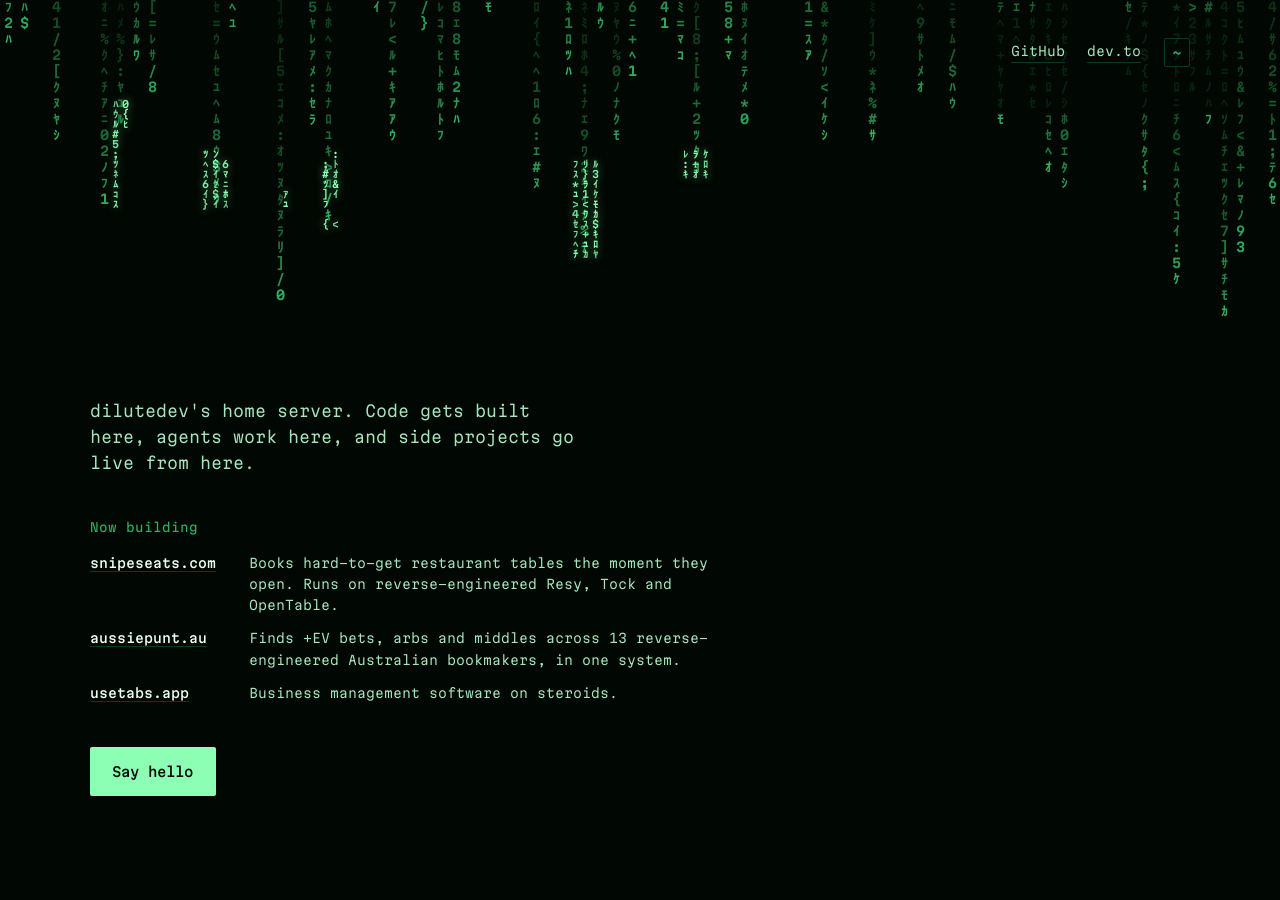
<file: site/index.html>
<!doctype html>
<html lang="en">
<head>
<meta charset="utf-8">
<meta name="viewport" content="width=device-width, initial-scale=1">
<title>hause</title>
<meta name="description" content="dilutedev's home server. Snipeseats, Aussiepunt and Tabs are built here.">
<meta name="theme-color" content="#010702">
<meta property="og:type" content="website">
<meta property="og:url" content="https://hause.dev/">
<meta property="og:title" content="hause">
<meta property="og:description" content="dilutedev's home server. Snipeseats, Aussiepunt and Tabs are built here.">
<meta property="og:image" content="https://hause.dev/og.png">
<meta property="og:image:width" content="1200">
<meta property="og:image:height" content="630">
<meta property="og:image:alt" content="The word hause formed from falling green code">
<meta name="twitter:card" content="summary_large_image">
<link rel="icon" href="/favicon.svg" type="image/svg+xml">
<link rel="apple-touch-icon" href="/apple-touch-icon.png">
<link rel="preconnect" href="https://fonts.googleapis.com">
<link rel="preconnect" href="https://fonts.gstatic.com" crossorigin>
<link href="https://fonts.googleapis.com/css2?family=Martian+Mono:wght@300..800&display=swap" rel="stylesheet">
<style>
:root {
  --void: #010702;
  --deep: #0b3a1c;
  --mid: #2fae5f;
  --bright: #8dffb4;
  --glow: #eafff0;
  --text: #a6e6bd;
}
* { box-sizing: border-box; margin: 0; }
[hidden] { display: none !important; }
html {
  background: var(--void);
  color: var(--text);
  font-family: "Martian Mono", ui-monospace, "SF Mono", Menlo, monospace;
  font-weight: 300;
  font-size: 15px;
  line-height: 1.65;
  -webkit-font-smoothing: antialiased;
}
body { position: relative; min-height: 100vh; min-height: 100dvh; }
.layer { position: absolute; top: 0; left: 0; display: block; pointer-events: none; }
main {
  position: relative;
  z-index: 1;
  min-height: 100vh;
  min-height: 100dvh;
  display: flex;
  flex-direction: column;
  justify-content: center;
  gap: 2.75rem;
  padding: clamp(1.5rem, 7vw, 7rem);
}
h1 {
  font-weight: 800;
  font-size: clamp(5.5rem, 21vw, 17rem);
  line-height: 1;
  color: var(--bright);
  user-select: none;
}
.js h1 { color: transparent; }
.intro { max-width: 44ch; font-size: 1.05rem; }
.projects { max-width: 72ch; }
.projects h2 { font-size: 0.82rem; font-weight: 400; color: var(--mid); margin-bottom: 1rem; }
.projects dl {
  display: grid;
  grid-template-columns: max-content minmax(0, 1fr);
  gap: 0.85rem 2.25rem;
  font-size: 0.85rem;
}
.projects dt a { color: var(--glow); font-weight: 500; text-decoration: none; border-bottom: 1px solid var(--deep); }
.projects dt a:hover { border-bottom-color: var(--bright); }
.projects dd { color: var(--text); max-width: 52ch; }
.hello { min-height: 3.5rem; display: flex; align-items: center; }
.site-nav {
  position: absolute;
  z-index: 2;
  top: clamp(1.25rem, 3.5vw, 2.5rem);
  right: clamp(1.5rem, 7vw, 7rem);
  display: flex;
  align-items: center;
  gap: 1.5rem;
  font-size: 0.85rem;
}
.site-nav a { color: var(--text); text-decoration: none; border-bottom: 1px solid var(--deep); }
.site-nav a:hover { color: var(--glow); border-bottom-color: var(--bright); }
.site-nav .terminal-toggle {
  font-size: 0.95rem;
  color: var(--mid);
  background: transparent;
  padding: 0.2rem 0.55rem;
  box-shadow: inset 0 0 0 1px var(--deep);
}
.site-nav .terminal-toggle:hover { color: var(--glow); background: var(--deep); }
.terminal {
  width: min(760px, calc(100% - 1.5rem));
  height: min(28rem, 72vh);
  max-width: none;
  max-height: none;
  margin: auto;
  padding: 0;
  border: 0;
  overflow: hidden;
  color: var(--text);
  background: var(--void);
  box-shadow: inset 0 0 0 1px var(--mid), 0 0 64px rgba(47, 174, 95, 0.22);
  border-radius: 3px;
  font-size: 0.85rem;
}
.terminal[open] { display: flex; flex-direction: column; animation: terminal-open 0.16s ease-out; }
.terminal::backdrop { background: rgba(1, 7, 2, 0.72); }
@keyframes terminal-open { from { opacity: 0; transform: scale(0.97); } }
.terminal-bar {
  display: flex;
  justify-content: space-between;
  align-items: center;
  padding: 0.55rem 0.9rem;
  color: var(--mid);
  box-shadow: inset 0 -1px 0 var(--deep);
}
.terminal-bar button { font-size: 0.8rem; padding: 0.15rem 0.5rem; color: var(--mid); background: transparent; }
.terminal-bar button:hover { color: var(--glow); background: var(--deep); }
.terminal-output { flex: 1; overflow-y: auto; padding: 0.9rem; white-space: pre-wrap; overflow-wrap: anywhere; color: var(--text); }
.terminal-output .echo { color: var(--glow); }
.terminal-output .muted { color: var(--mid); }
.terminal-output a { color: var(--bright); }
.terminal-form { display: flex; align-items: center; gap: 0.6rem; padding: 0.7rem 0.9rem 0.9rem; }
.terminal-prompt { color: var(--bright); white-space: nowrap; }
.terminal-input {
  flex: 1;
  min-width: 0;
  font: inherit;
  font-size: max(16px, 1em);
  color: var(--glow);
  background: transparent;
  border: 0;
  outline: 0;
  caret-color: var(--bright);
}
@media (prefers-reduced-motion: reduce) { .terminal[open] { animation: none; } }
button {
  font: inherit;
  font-size: 0.9rem;
  font-weight: 500;
  color: var(--void);
  background: var(--bright);
  border: 0;
  border-radius: 2px;
  padding: 0.9rem 1.5rem;
  cursor: pointer;
  transition: background-color 0.15s;
}
button:hover { background: var(--glow); }
button:focus-visible, a:focus-visible { outline: 2px solid var(--glow); outline-offset: 5px; }
.hello-output { display: flex; flex-wrap: wrap; align-items: center; gap: 1rem 1.75rem; }
.email {
  font-size: clamp(1.15rem, 2.8vw, 1.7rem);
  font-weight: 500;
  color: var(--glow);
  text-decoration: none;
  border-bottom: 1px solid var(--mid);
  white-space: nowrap;
}
.email:hover { border-bottom-color: var(--glow); }
.copy { background: transparent; color: var(--bright); box-shadow: inset 0 0 0 1px var(--mid); }
.copy:hover { background: var(--deep); }
.visually-hidden { position: absolute; width: 1px; height: 1px; overflow: hidden; clip: rect(0 0 0 0); white-space: nowrap; }
@media (max-width: 520px) {
  html { font-size: 14px; }
  .projects dl { grid-template-columns: 1fr; gap: 0.2rem; }
  .projects dd { margin-bottom: 0.9rem; }
}
</style>
</head>
<body>
<canvas class="layer" id="rain" aria-hidden="true"></canvas>
<canvas class="layer" id="word" aria-hidden="true"></canvas>
<nav class="site-nav quiet" aria-label="Elsewhere">
  <a href="https://github.com/dilutedev" target="_blank" rel="noopener">GitHub</a>
  <a href="https://dev.to/dilutedev" target="_blank" rel="noopener">dev.to</a>
  <button type="button" class="terminal-toggle" id="terminal-toggle" aria-label="Open terminal" title="Open terminal (~)">~</button>
</nav>
<main>
  <h1 id="wordmark">hause</h1>
  <p class="intro quiet">dilutedev's home server. Code gets built here, agents work here, and side projects go live from here.</p>
  <section class="projects quiet" aria-labelledby="projects-heading">
    <h2 id="projects-heading">Now building</h2>
    <dl>
      <dt><a href="https://snipeseats.com" target="_blank" rel="noopener">snipeseats.com</a></dt>
      <dd>Books hard-to-get restaurant tables the moment they open. Runs on reverse-engineered Resy, Tock and OpenTable.</dd>
      <dt><a href="https://aussiepunt.au" target="_blank" rel="noopener">aussiepunt.au</a></dt>
      <dd>Finds +EV bets, arbs and middles across 13 reverse-engineered Australian bookmakers, in one system.</dd>
      <dt><a href="https://usetabs.app" target="_blank" rel="noopener">usetabs.app</a></dt>
      <dd>Business management software on steroids.</dd>
    </dl>
  </section>
  <div class="hello quiet">
    <button type="button" id="say-hello">Say hello</button>
    <div class="hello-output" id="hello-output" hidden>
      <a class="email" id="email-link" href="#"></a>
      <button type="button" class="copy" id="copy-email">Copy address</button>
    </div>
    <span class="visually-hidden" id="hello-status" aria-live="polite"></span>
  </div>
</main>
<dialog class="terminal" id="terminal" aria-label="Terminal">
  <div class="terminal-bar">
    <span>dilutedev@hause</span>
    <button type="button" id="terminal-close" aria-label="Close terminal">esc</button>
  </div>
  <div class="terminal-output" id="terminal-output" aria-live="polite"></div>
  <form class="terminal-form" id="terminal-form" autocomplete="off">
    <label class="terminal-prompt" for="terminal-input">~ $</label>
    <input class="terminal-input" id="terminal-input" type="text" spellcheck="false" autocapitalize="off" autocorrect="off" enterkeyhint="send">
  </form>
</dialog>
<script>
document.documentElement.classList.add("js");

const glyphs = "ｱｲｳｴｵｶｷｸｹｺｻｼｽｾｿﾀﾁﾂﾃﾄﾅﾆﾇﾈﾉﾊﾋﾌﾍﾎﾏﾐﾑﾒﾓﾔﾕﾖﾗﾘﾙﾚﾛﾜﾝ0123456789{}[]<>/=+*#$%&;:";
const randomGlyph = () => glyphs[Math.floor(Math.random() * glyphs.length)];
const prefersReducedMotion = matchMedia("(prefers-reduced-motion: reduce)").matches;

const rainCanvas = document.getElementById("rain");
const wordCanvas = document.getElementById("word");
const rainContext = rainCanvas.getContext("2d");
const wordContext = wordCanvas.getContext("2d");
const wordmark = document.getElementById("wordmark");

const rainShades = Array.from({ length: 12 }, (_, step) => `rgba(47, 174, 95, ${((step + 1) / 12).toFixed(3)})`);
const headColor = "#eafff0";
const lockedColor = "#8dffb4";
const frameInterval = 1000 / 30;

let pageWidth = 0;
let pageHeight = 0;
let cellSize = 16;
let columns = 0;
let rows = 0;
let wordCellSize = 10;
let wordColumns = 0;
let wordRows = 0;
let unlockedWordCells = [];
let animationStartTime = 0;
let cellGlyphs = [];
let cellBrightness = new Float32Array(0);
let wordMask = new Uint8Array(0);
let wordLocked = new Uint8Array(0);
let lockedGlyphs = [];
let quietMask = new Uint8Array(0);
let drops = [];
let wordNeedsRedraw = true;
let hasBuiltOnce = false;
let lastFrameTime = 0;
let framesSinceWordDraw = 0;

function sizeCanvas(canvas, context, glyphSize) {
  const pixelRatio = Math.min(window.devicePixelRatio || 1, 2);
  canvas.width = Math.floor(pageWidth * pixelRatio);
  canvas.height = Math.floor(pageHeight * pixelRatio);
  canvas.style.width = `${pageWidth}px`;
  canvas.style.height = `${pageHeight}px`;
  context.setTransform(pixelRatio, 0, 0, pixelRatio, 0, 0);
  context.font = `600 ${glyphSize}px "Martian Mono", ui-monospace, monospace`;
  context.textAlign = "center";
  context.textBaseline = "middle";
}

function buildWordMask() {
  const offscreen = document.createElement("canvas");
  offscreen.width = pageWidth;
  offscreen.height = pageHeight;
  const offscreenContext = offscreen.getContext("2d", { willReadFrequently: true });
  const headingStyle = getComputedStyle(wordmark);
  const headingRect = wordmark.getBoundingClientRect();
  offscreenContext.font = `800 ${headingStyle.fontSize} "Martian Mono", ui-monospace, monospace`;
  offscreenContext.textBaseline = "middle";
  offscreenContext.fillStyle = "#fff";
  offscreenContext.fillText(wordmark.textContent, headingRect.left + window.scrollX, headingRect.top + window.scrollY + headingRect.height / 2);
  const pixels = offscreenContext.getImageData(0, 0, pageWidth, pageHeight).data;
  const mask = new Uint8Array(wordColumns * wordRows);
  for (let row = 0; row < wordRows; row++) {
    const sampleY = Math.floor(row * wordCellSize + wordCellSize / 2);
    if (sampleY >= pageHeight) continue;
    for (let column = 0; column < wordColumns; column++) {
      const sampleX = Math.floor(column * wordCellSize + wordCellSize / 2);
      if (sampleX >= pageWidth) continue;
      if (pixels[(sampleY * pageWidth + sampleX) * 4 + 3] > 110) mask[row * wordColumns + column] = 1;
    }
  }
  return mask;
}

function buildQuietMask() {
  const mask = new Uint8Array(columns * rows);
  document.querySelectorAll(".quiet").forEach((element) => {
    const rect = element.getBoundingClientRect();
    const firstColumn = Math.max(0, Math.floor((rect.left + window.scrollX) / cellSize) - 1);
    const lastColumn = Math.min(columns - 1, Math.ceil((rect.right + window.scrollX) / cellSize) + 1);
    const firstRow = Math.max(0, Math.floor((rect.top + window.scrollY) / cellSize) - 1);
    const lastRow = Math.min(rows - 1, Math.ceil((rect.bottom + window.scrollY) / cellSize) + 1);
    for (let row = firstRow; row <= lastRow; row++) {
      for (let column = firstColumn; column <= lastColumn; column++) mask[row * columns + column] = 1;
    }
  });
  return mask;
}

function newDrop(startAbove) {
  return {
    y: startAbove ? -Math.random() * rows * 0.45 : Math.random() * rows,
    speed: 0.3 + Math.random() * 0.55,
    lastRow: -1,
    trail: 8 + Math.random() * 24,
  };
}

function build() {
  pageWidth = document.documentElement.clientWidth;
  pageHeight = Math.max(document.documentElement.scrollHeight, window.innerHeight);
  cellSize = pageWidth < 520 ? 12 : 16;
  wordCellSize = pageWidth < 520 ? 6 : 10;
  columns = Math.ceil(pageWidth / cellSize);
  rows = Math.ceil(pageHeight / cellSize);
  wordColumns = Math.ceil(pageWidth / wordCellSize);
  wordRows = Math.ceil(pageHeight / wordCellSize);
  sizeCanvas(rainCanvas, rainContext, cellSize - 3);
  sizeCanvas(wordCanvas, wordContext, wordCellSize);
  cellGlyphs = Array.from({ length: columns * rows }, randomGlyph);
  cellBrightness = new Float32Array(columns * rows);
  wordMask = buildWordMask();
  quietMask = buildQuietMask();
  wordLocked = new Uint8Array(wordColumns * wordRows);
  lockedGlyphs = Array.from({ length: wordColumns * wordRows }, randomGlyph);
  drops = Array.from({ length: columns }, () => newDrop(!hasBuiltOnce));
  if (prefersReducedMotion || hasBuiltOnce) wordLocked.set(wordMask);
  unlockedWordCells = [];
  wordMask.forEach((inWord, index) => { if (inWord && !wordLocked[index]) unlockedWordCells.push(index); });
  wordNeedsRedraw = true;
  hasBuiltOnce = true;
}

function lockWordCellsUnder(column, row) {
  const firstWordColumn = Math.floor((column * cellSize) / wordCellSize);
  const lastWordColumn = Math.min(wordColumns - 1, Math.floor(((column + 1) * cellSize - 1) / wordCellSize));
  const firstWordRow = Math.floor((row * cellSize) / wordCellSize);
  const lastWordRow = Math.min(wordRows - 1, Math.floor(((row + 1) * cellSize - 1) / wordCellSize));
  for (let wordRow = firstWordRow; wordRow <= lastWordRow; wordRow++) {
    for (let wordColumn = firstWordColumn; wordColumn <= lastWordColumn; wordColumn++) {
      const wordIndex = wordRow * wordColumns + wordColumn;
      if (wordMask[wordIndex] && !wordLocked[wordIndex]) {
        wordLocked[wordIndex] = 1;
        wordNeedsRedraw = true;
      }
    }
  }
}

function finishWordAfterDelay(timestamp) {
  if (!animationStartTime) animationStartTime = timestamp;
  if (timestamp - animationStartTime < 4000 || unlockedWordCells.length === 0) return;
  unlockedWordCells = unlockedWordCells.filter((index) => !wordLocked[index]);
  const batch = Math.max(4, Math.ceil(unlockedWordCells.length * 0.12));
  for (let count = 0; count < batch && unlockedWordCells.length; count++) {
    const pick = Math.floor(Math.random() * unlockedWordCells.length);
    wordLocked[unlockedWordCells[pick]] = 1;
    unlockedWordCells.splice(pick, 1);
  }
  wordNeedsRedraw = true;
}

function advanceRain() {
  for (let column = 0; column < columns; column++) {
    const drop = drops[column];
    drop.y += drop.speed;
    const row = Math.floor(drop.y);
    if (row !== drop.lastRow && row >= 0 && row < rows) {
      const index = row * columns + column;
      cellGlyphs[index] = randomGlyph();
      cellBrightness[index] = 1;
      lockWordCellsUnder(column, row);
      drop.lastRow = row;
    }
    if (drop.y > rows + drop.trail) drops[column] = newDrop(true);
  }
  for (let index = 0; index < cellBrightness.length; index++) {
    if (cellBrightness[index] > 0.02) {
      cellBrightness[index] *= 0.925;
      if (Math.random() < 0.015) cellGlyphs[index] = randomGlyph();
    }
  }
}

function drawRain() {
  rainContext.clearRect(0, 0, pageWidth, pageHeight);
  for (let row = 0; row < rows; row++) {
    for (let column = 0; column < columns; column++) {
      const index = row * columns + column;
      const brightness = cellBrightness[index];
      if (brightness < 0.04) continue;
      const isQuiet = quietMask[index] === 1;
      if (brightness === 1 && !isQuiet) {
        rainContext.fillStyle = headColor;
      } else {
        const level = isQuiet ? Math.min(brightness, 0.13) : brightness;
        rainContext.fillStyle = rainShades[Math.min(11, Math.floor(level * 12))];
      }
      rainContext.fillText(cellGlyphs[index], column * cellSize + cellSize / 2, row * cellSize + cellSize / 2);
    }
  }
}

function drawWord() {
  wordContext.clearRect(0, 0, pageWidth, pageHeight);
  wordContext.shadowColor = "rgba(141, 255, 180, 0.6)";
  wordContext.shadowBlur = wordCellSize * 0.9;
  for (let index = 0; index < wordLocked.length; index++) {
    if (!wordLocked[index]) continue;
    if (!prefersReducedMotion && Math.random() < 0.03) lockedGlyphs[index] = randomGlyph();
    wordContext.globalAlpha = prefersReducedMotion ? 1 : 0.78 + Math.random() * 0.22;
    wordContext.fillStyle = lockedColor;
    const column = index % wordColumns;
    const row = Math.floor(index / wordColumns);
    wordContext.fillText(lockedGlyphs[index], column * wordCellSize + wordCellSize / 2, row * wordCellSize + wordCellSize / 2);
  }
  wordContext.globalAlpha = 1;
  wordNeedsRedraw = false;
}

function drawStaticField() {
  for (let index = 0; index < cellBrightness.length; index++) {
    if (Math.random() < 0.18) cellBrightness[index] = 0.05 + Math.random() * 0.3;
  }
  drawRain();
  drawWord();
}

function animate(timestamp) {
  if (timestamp - lastFrameTime >= frameInterval) {
    lastFrameTime = timestamp;
    advanceRain();
    finishWordAfterDelay(timestamp);
    drawRain();
    framesSinceWordDraw++;
    if (wordNeedsRedraw || framesSinceWordDraw >= 4) {
      drawWord();
      framesSinceWordDraw = 0;
    }
  }
  requestAnimationFrame(animate);
}

let resizeTimer = 0;
window.addEventListener("resize", () => {
  clearTimeout(resizeTimer);
  resizeTimer = setTimeout(() => {
    build();
    if (prefersReducedMotion) drawStaticField();
  }, 200);
});

const fontReady = Promise.race([
  document.fonts.load('800 100px "Martian Mono"'),
  new Promise((resolve) => setTimeout(resolve, 1500)),
]);
fontReady.then(() => {
  build();
  if (prefersReducedMotion) drawStaticField();
  else requestAnimationFrame(animate);
});

const emailAddress = ["stdin", "hause.dev"].join("@");
const sayHelloButton = document.getElementById("say-hello");
const helloOutput = document.getElementById("hello-output");
const emailLink = document.getElementById("email-link");
const copyButton = document.getElementById("copy-email");
const helloStatus = document.getElementById("hello-status");

function decodeInto(element, target) {
  if (prefersReducedMotion) {
    element.textContent = target;
    return;
  }
  const startTime = performance.now();
  const duration = 750;
  function frame(now) {
    const progress = (now - startTime) / duration;
    let output = "";
    for (let position = 0; position < target.length; position++) {
      const resolvesAt = (position / target.length) * 0.75 + 0.2;
      output += progress >= resolvesAt ? target[position] : randomGlyph();
    }
    element.textContent = output;
    if (progress < 1) requestAnimationFrame(frame);
    else element.textContent = target;
  }
  requestAnimationFrame(frame);
}

sayHelloButton.addEventListener("click", () => {
  emailLink.href = `mailto:${emailAddress}`;
  emailLink.setAttribute("aria-label", `Email ${emailAddress}`);
  sayHelloButton.hidden = true;
  helloOutput.hidden = false;
  decodeInto(emailLink, emailAddress);
  helloStatus.textContent = `Email address: ${emailAddress}`;
  emailLink.focus();
});

copyButton.addEventListener("click", () => {
  navigator.clipboard.writeText(emailAddress).then(
    () => {
      copyButton.textContent = "Copied";
      helloStatus.textContent = "Copied to clipboard";
      setTimeout(() => { copyButton.textContent = "Copy address"; }, 2000);
    },
    () => {
      copyButton.textContent = "Copy failed, select the address instead";
    }
  );
});

const terminal = document.getElementById("terminal");
const terminalOutput = document.getElementById("terminal-output");
const terminalForm = document.getElementById("terminal-form");
const terminalInput = document.getElementById("terminal-input");
const terminalToggle = document.getElementById("terminal-toggle");
const terminalClose = document.getElementById("terminal-close");

const projects = [
  { name: "snipeseats", url: "https://snipeseats.com", summary: "restaurant reservations, booked the moment they open" },
  { name: "aussiepunt", url: "https://aussiepunt.au", summary: "+EV bets, arbs and middles across 13 bookmakers" },
  { name: "usetabs", url: "https://usetabs.app", summary: "business management software on steroids" },
];
const profiles = {
  github: "https://github.com/dilutedev",
  devto: "https://dev.to/dilutedev",
};

const commandHistory = [];
let historyPosition = 0;
let terminalOpenedBefore = false;

function printLine(text, className) {
  const line = document.createElement("div");
  if (className) line.className = className;
  line.textContent = text;
  terminalOutput.append(line);
  return line;
}

function printLink(prefix, label, url) {
  const line = document.createElement("div");
  line.append(prefix);
  const link = document.createElement("a");
  link.href = url;
  link.textContent = label;
  if (!url.startsWith("mailto:")) {
    link.target = "_blank";
    link.rel = "noopener";
  }
  line.append(link);
  terminalOutput.append(line);
}

function openInNewTab(url) {
  window.open(url, "_blank", "noopener");
}

const commands = {
  help() {
    printLine([
      "help            list commands",
      "whoami          who runs this machine",
      "ls              list projects",
      "open <project>  open a project in a new tab",
      "hello           get the email address",
      "github, devto   open a profile",
      "clear           clear the screen",
      "exit            close the terminal",
    ].join("\n"));
  },
  whoami() {
    printLine("dilutedev. Builds bots, scrapers and the products that run on them.");
  },
  ls() {
    projects.forEach((project) => printLine(`${project.name.padEnd(12)}${project.summary}`));
  },
  open(argument) {
    if (!argument) {
      printLine("usage: open <project>. Try: open snipeseats", "muted");
      return;
    }
    const match = projects.find((project) => project.name.startsWith(argument.toLowerCase()));
    if (!match) {
      printLine(`open: no project called ${argument}. Run ls to see them.`, "muted");
      return;
    }
    printLink("opening ", match.url.replace("https://", ""), match.url);
    openInNewTab(match.url);
  },
  hello() {
    printLink("", emailAddress, `mailto:${emailAddress}`);
    printLine(`or, from your own terminal: echo "hi" | mail ${emailAddress}`, "muted");
  },
  github() {
    printLink("opening ", "github.com/dilutedev", profiles.github);
    openInNewTab(profiles.github);
  },
  devto() {
    printLink("opening ", "dev.to/dilutedev", profiles.devto);
    openInNewTab(profiles.devto);
  },
  clear() {
    terminalOutput.replaceChildren();
  },
  exit() {
    closeTerminal();
  },
};

function runCommand(rawInput) {
  const input = rawInput.trim();
  printLine(`~ $ ${input}`, "echo");
  if (!input) return;
  commandHistory.push(input);
  historyPosition = commandHistory.length;
  const [name, ...rest] = input.split(/\s+/);
  const command = name.toLowerCase();
  if (command === "sudo") {
    printLine("dilutedev is not in the sudoers file. This incident will be reported.", "muted");
  } else if (Object.hasOwn(commands, command)) {
    commands[command](rest.join(" "));
  } else {
    printLine(`command not found: ${name}. Type help to see what works.`, "muted");
  }
  terminalOutput.scrollTop = terminalOutput.scrollHeight;
}

function completeInput() {
  const value = terminalInput.value;
  const parts = value.split(/\s+/);
  const candidates = parts.length > 1 && parts[0] === "open"
    ? projects.map((project) => `open ${project.name}`)
    : Object.keys(commands);
  const matches = candidates.filter((candidate) => candidate.startsWith(value));
  if (matches.length === 1) terminalInput.value = matches[0] + (parts.length > 1 ? "" : " ");
  else if (matches.length > 1) printLine(matches.join("  "), "muted");
}

function openTerminal() {
  terminal.showModal();
  terminalToggle.setAttribute("aria-expanded", "true");
  if (!terminalOpenedBefore) {
    printLine("hause terminal. Type help to see what works.", "muted");
    terminalOpenedBefore = true;
  }
  terminalInput.focus();
}

function closeTerminal() {
  terminal.close();
}

terminal.addEventListener("close", () => {
  terminalToggle.setAttribute("aria-expanded", "false");
  terminalToggle.focus();
});
terminal.addEventListener("click", (event) => {
  if (event.target === terminal) closeTerminal();
});
terminalToggle.addEventListener("click", openTerminal);
terminalClose.addEventListener("click", closeTerminal);

terminalForm.addEventListener("submit", (event) => {
  event.preventDefault();
  runCommand(terminalInput.value);
  terminalInput.value = "";
});

terminalInput.addEventListener("keydown", (event) => {
  if (event.key === "Tab") {
    event.preventDefault();
    completeInput();
  } else if (event.key === "ArrowUp" && historyPosition > 0) {
    event.preventDefault();
    historyPosition -= 1;
    terminalInput.value = commandHistory[historyPosition];
  } else if (event.key === "ArrowDown") {
    event.preventDefault();
    historyPosition = Math.min(commandHistory.length, historyPosition + 1);
    terminalInput.value = commandHistory[historyPosition] ?? "";
  } else if (event.key === "l" && event.ctrlKey) {
    event.preventDefault();
    commands.clear();
  }
});

document.addEventListener("keydown", (event) => {
  const typingElsewhere = event.target instanceof HTMLInputElement || event.target instanceof HTMLTextAreaElement;
  if ((event.key === "~" || event.key === "`") && !typingElsewhere && !event.metaKey && !event.ctrlKey) {
    event.preventDefault();
    if (!terminal.open) openTerminal();
  }
});
</script>
</body>
</html>
</file>
